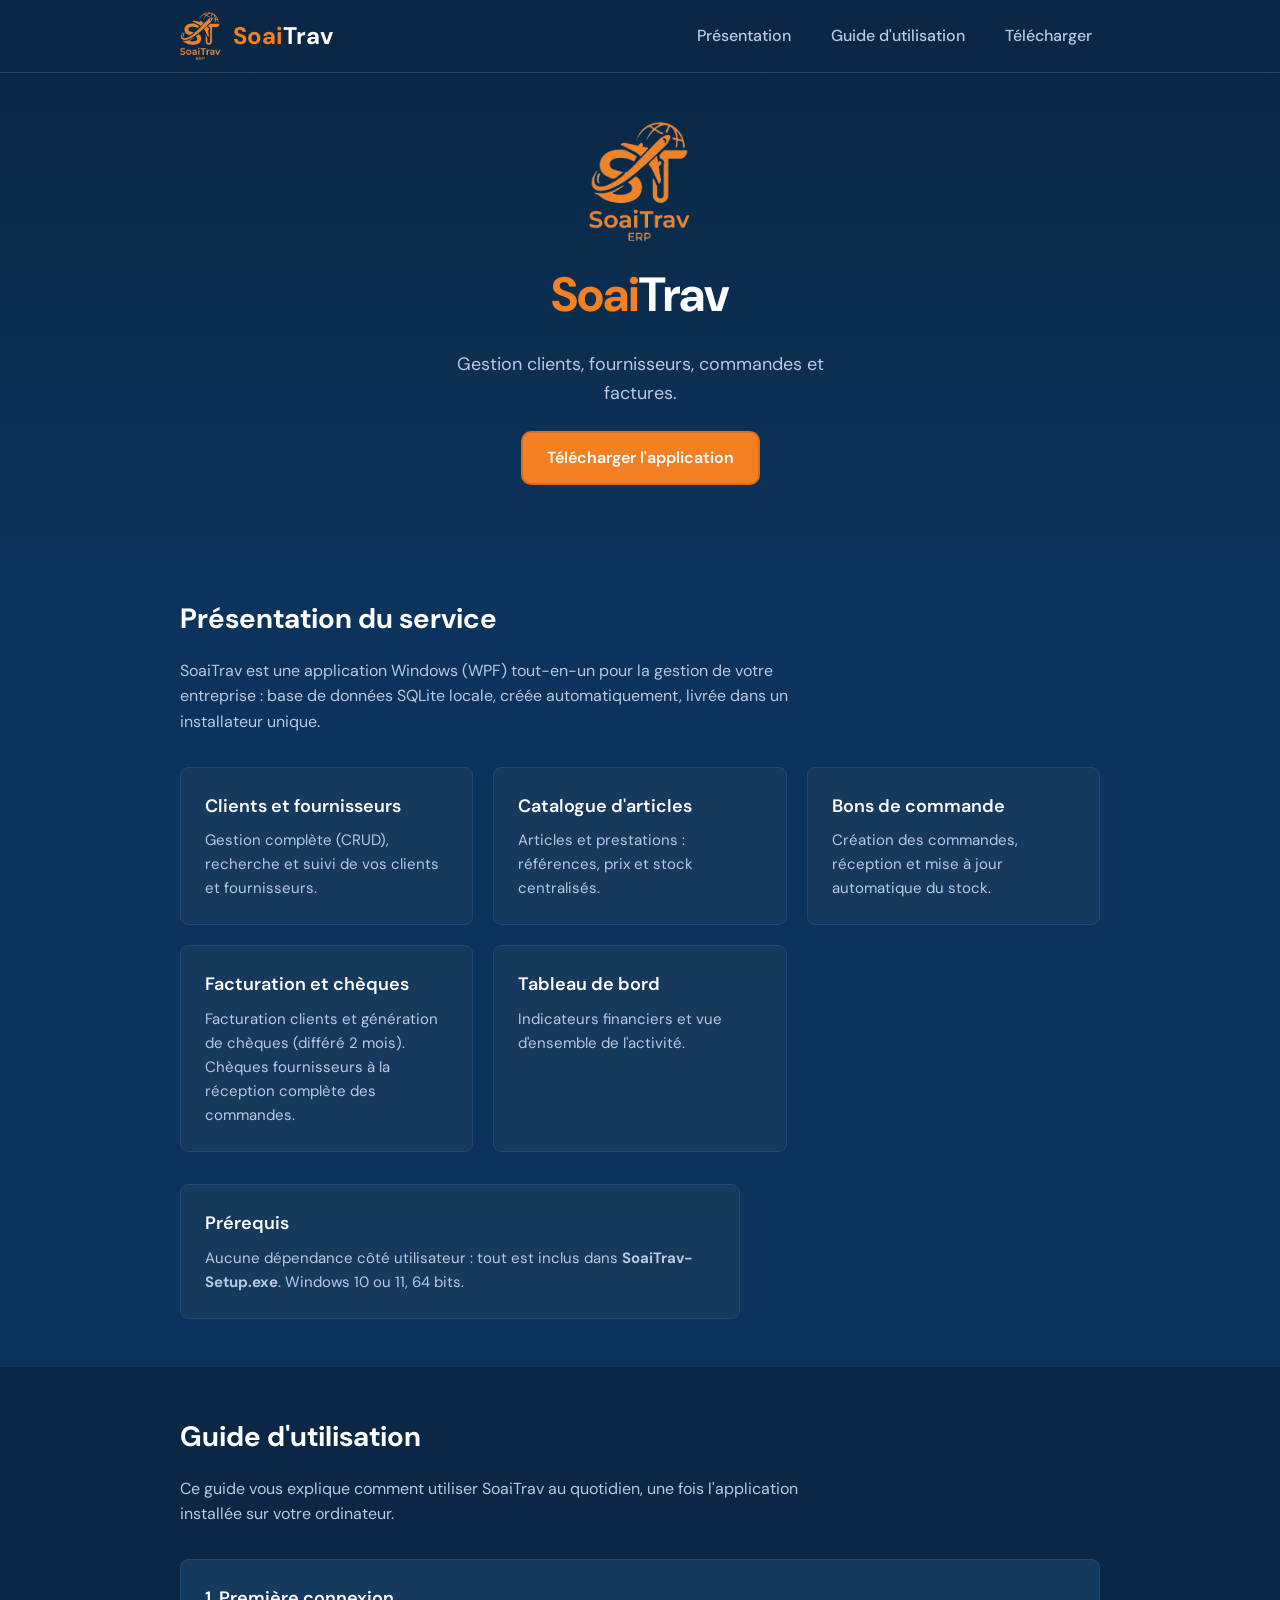
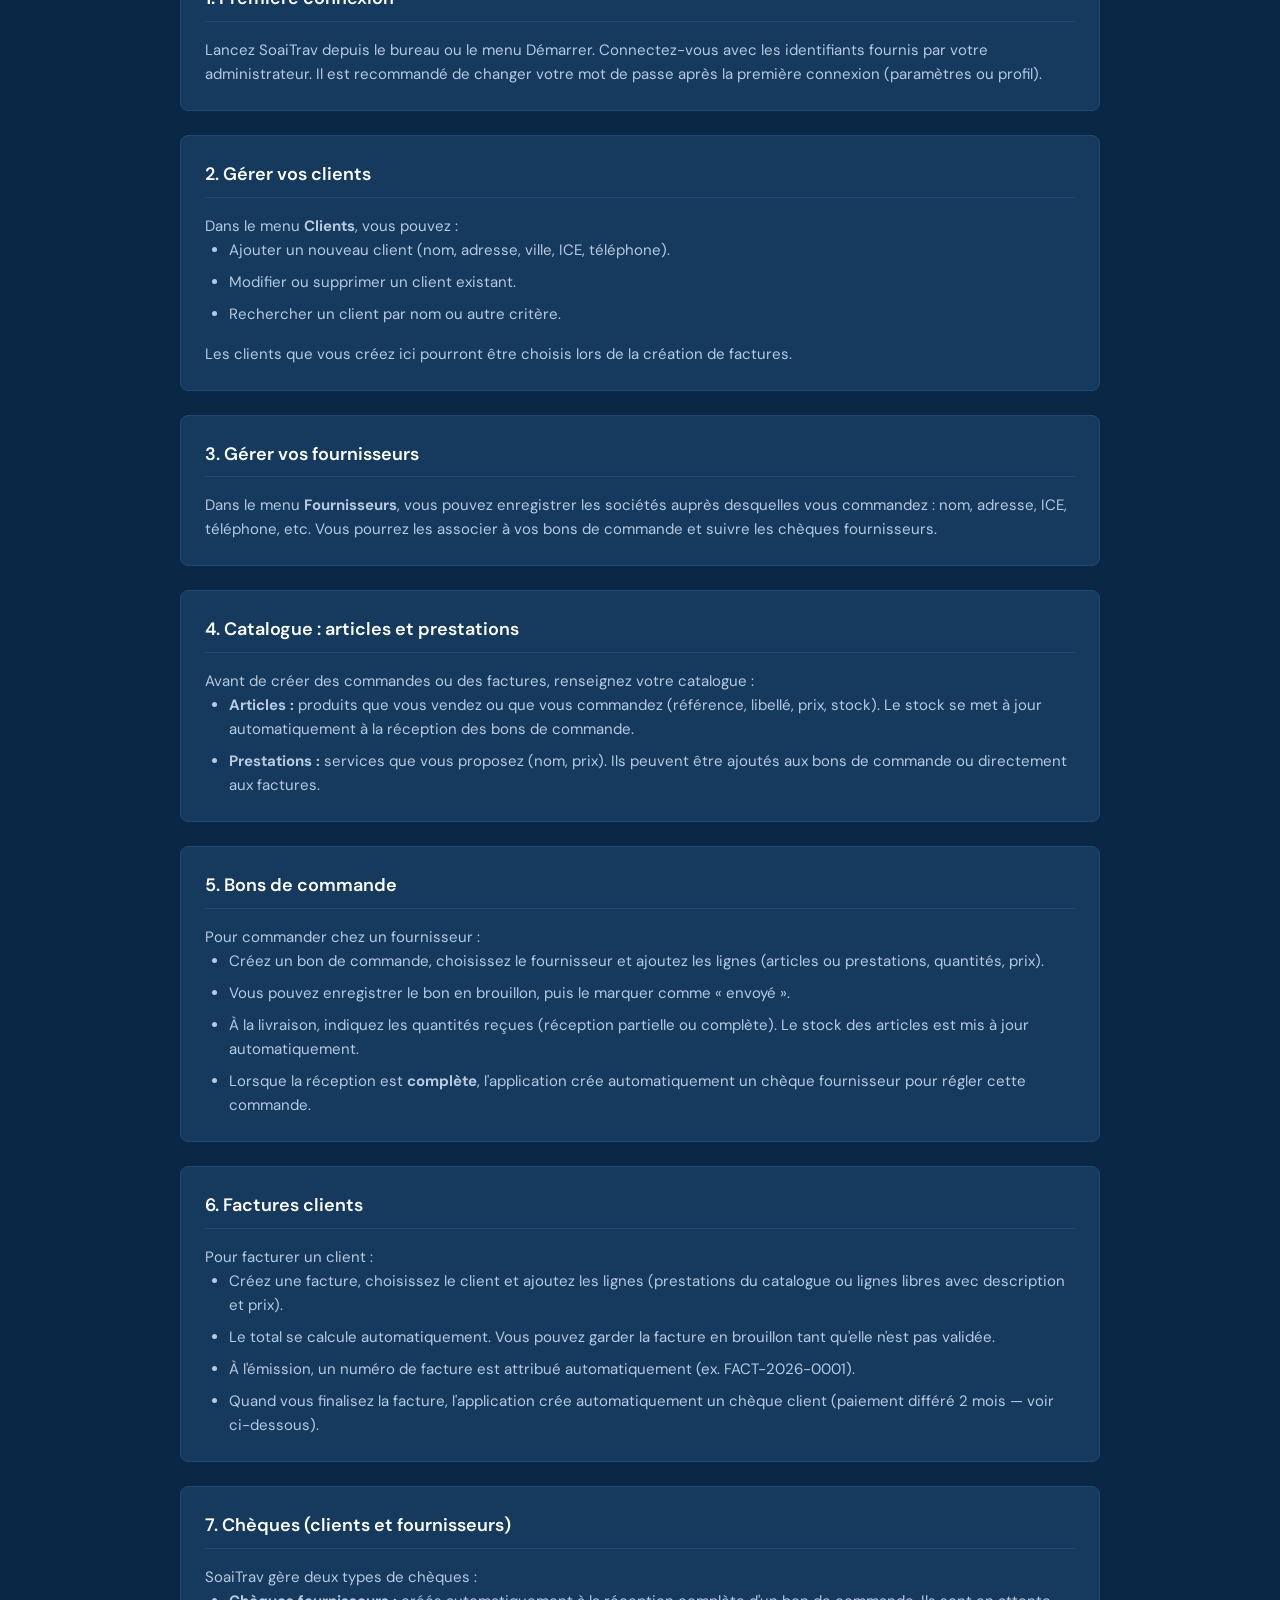
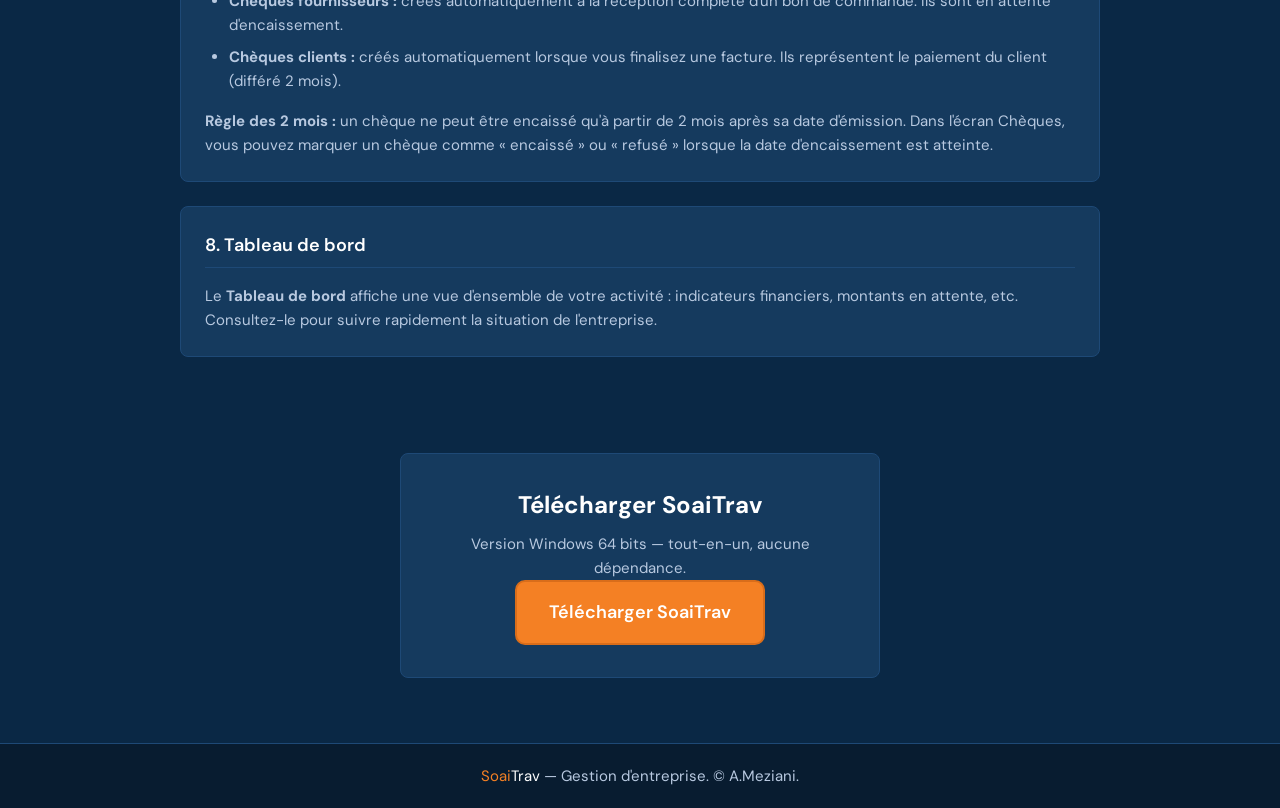
<file: index.html>
<!DOCTYPE html>
<html lang="fr">
<head>
  <meta charset="UTF-8">
  <meta name="viewport" content="width=device-width, initial-scale=1.0">
  <title>SoaiTrav — Gestion clients, fournisseurs, commandes et factures</title>
  <link rel="icon" href="logo.png" type="image/png">
  <meta name="description" content="SoaiTrav : application Windows de gestion d'entreprise — clients, fournisseurs, articles, bons de commande, factures et chèques. Téléchargement gratuit.">
  <link rel="stylesheet" href="styles.css?v=2">
  <link rel="preconnect" href="https://fonts.googleapis.com">
  <link rel="preconnect" href="https://fonts.gstatic.com" crossorigin>
  <link href="https://fonts.googleapis.com/css2?family=DM+Sans:ital,opsz,wght@0,9..40,400;0,9..40,500;0,9..40,600;0,9..40,700;1,9..40,400&display=swap" rel="stylesheet">
</head>
<body>
  <header class="header">
    <div class="container header-inner">
      <a href="#" class="brand">
        <img src="logo.png" alt="SoaiTrav" class="logo" width="48" height="48">
        <span class="brand-name"><span class="brand-soai">Soai</span><span class="brand-trav">Trav</span></span>
      </a>
      <button type="button" class="nav-toggle" aria-label="Ouvrir le menu" aria-expanded="false" aria-controls="nav-menu">
        <span class="nav-toggle-bar"></span>
        <span class="nav-toggle-bar"></span>
        <span class="nav-toggle-bar"></span>
      </button>
      <nav class="nav" id="nav-menu">
        <a href="#presentation">Présentation</a>
        <a href="#guide">Guide d'utilisation</a>
        <a href="#telechargement">Télécharger</a>
      </nav>
    </div>
  </header>

  <main>
    <section class="hero">
      <div class="container hero-inner">
        <img src="logo.png" alt="SoaiTrav" class="hero-logo" width="120" height="120">
        <h1 class="hero-title">
          <span class="brand-soai">Soai</span><span class="brand-trav">Trav</span>
        </h1>
        <p class="hero-tagline">Gestion clients, fournisseurs, commandes et factures.</p>
        <a href="#telechargement" class="btn btn-primary">Télécharger l'application</a>
      </div>
    </section>

    <section id="presentation" class="section section-presentation">
      <div class="container">
        <h2 class="section-title">Présentation du service</h2>
        <p class="section-intro">SoaiTrav est une application Windows (WPF) tout-en-un pour la gestion de votre entreprise : base de données SQLite locale, créée automatiquement, livrée dans un installateur unique.</p>
        <div class="cards">
          <article class="card">
            <h3>Clients et fournisseurs</h3>
            <p>Gestion complète (CRUD), recherche et suivi de vos clients et fournisseurs.</p>
          </article>
          <article class="card">
            <h3>Catalogue d'articles</h3>
            <p>Articles et prestations : références, prix et stock centralisés.</p>
          </article>
          <article class="card">
            <h3>Bons de commande</h3>
            <p>Création des commandes, réception et mise à jour automatique du stock.</p>
          </article>
          <article class="card">
            <h3>Facturation et chèques</h3>
            <p>Facturation clients et génération de chèques (différé 2 mois). Chèques fournisseurs à la réception complète des commandes.</p>
          </article>
          <article class="card">
            <h3>Tableau de bord</h3>
            <p>Indicateurs financiers et vue d'ensemble de l'activité.</p>
          </article>
        </div>
        <div class="prerequis card">
          <h3>Prérequis</h3>
          <p>Aucune dépendance côté utilisateur : tout est inclus dans <strong>SoaiTrav-Setup.exe</strong>. Windows 10 ou 11, 64 bits.</p>
        </div>
      </div>
    </section>

    <section id="guide" class="section section-guide">
      <div class="container">
        <h2 class="section-title">Guide d'utilisation</h2>
        <p class="section-intro">Ce guide vous explique comment utiliser SoaiTrav au quotidien, une fois l'application installée sur votre ordinateur.</p>

        <div class="guide-block card">
          <h3>1. Première connexion</h3>
          <p>Lancez SoaiTrav depuis le bureau ou le menu Démarrer. Connectez-vous avec les identifiants fournis par votre administrateur. Il est recommandé de changer votre mot de passe après la première connexion (paramètres ou profil).</p>
        </div>

        <div class="guide-block card">
          <h3>2. Gérer vos clients</h3>
          <p>Dans le menu <strong>Clients</strong>, vous pouvez :</p>
          <ul>
            <li>Ajouter un nouveau client (nom, adresse, ville, ICE, téléphone).</li>
            <li>Modifier ou supprimer un client existant.</li>
            <li>Rechercher un client par nom ou autre critère.</li>
          </ul>
          <p>Les clients que vous créez ici pourront être choisis lors de la création de factures.</p>
        </div>

        <div class="guide-block card">
          <h3>3. Gérer vos fournisseurs</h3>
          <p>Dans le menu <strong>Fournisseurs</strong>, vous pouvez enregistrer les sociétés auprès desquelles vous commandez : nom, adresse, ICE, téléphone, etc. Vous pourrez les associer à vos bons de commande et suivre les chèques fournisseurs.</p>
        </div>

        <div class="guide-block card">
          <h3>4. Catalogue : articles et prestations</h3>
          <p>Avant de créer des commandes ou des factures, renseignez votre catalogue :</p>
          <ul>
            <li><strong>Articles :</strong> produits que vous vendez ou que vous commandez (référence, libellé, prix, stock). Le stock se met à jour automatiquement à la réception des bons de commande.</li>
            <li><strong>Prestations :</strong> services que vous proposez (nom, prix). Ils peuvent être ajoutés aux bons de commande ou directement aux factures.</li>
          </ul>
        </div>

        <div class="guide-block card">
          <h3>5. Bons de commande</h3>
          <p>Pour commander chez un fournisseur :</p>
          <ul>
            <li>Créez un bon de commande, choisissez le fournisseur et ajoutez les lignes (articles ou prestations, quantités, prix).</li>
            <li>Vous pouvez enregistrer le bon en brouillon, puis le marquer comme « envoyé ».</li>
            <li>À la livraison, indiquez les quantités reçues (réception partielle ou complète). Le stock des articles est mis à jour automatiquement.</li>
            <li>Lorsque la réception est <strong>complète</strong>, l'application crée automatiquement un chèque fournisseur pour régler cette commande.</li>
          </ul>
        </div>

        <div class="guide-block card">
          <h3>6. Factures clients</h3>
          <p>Pour facturer un client :</p>
          <ul>
            <li>Créez une facture, choisissez le client et ajoutez les lignes (prestations du catalogue ou lignes libres avec description et prix).</li>
            <li>Le total se calcule automatiquement. Vous pouvez garder la facture en brouillon tant qu'elle n'est pas validée.</li>
            <li>À l'émission, un numéro de facture est attribué automatiquement (ex. FACT-2026-0001).</li>
            <li>Quand vous finalisez la facture, l'application crée automatiquement un chèque client (paiement différé 2 mois — voir ci-dessous).</li>
          </ul>
        </div>

        <div class="guide-block card">
          <h3>7. Chèques (clients et fournisseurs)</h3>
          <p>SoaiTrav gère deux types de chèques :</p>
          <ul>
            <li><strong>Chèques fournisseurs :</strong> créés automatiquement à la réception complète d'un bon de commande. Ils sont en attente d'encaissement.</li>
            <li><strong>Chèques clients :</strong> créés automatiquement lorsque vous finalisez une facture. Ils représentent le paiement du client (différé 2 mois).</li>
          </ul>
          <p><strong>Règle des 2 mois :</strong> un chèque ne peut être encaissé qu'à partir de 2 mois après sa date d'émission. Dans l'écran Chèques, vous pouvez marquer un chèque comme « encaissé » ou « refusé » lorsque la date d'encaissement est atteinte.</p>
        </div>

        <div class="guide-block card">
          <h3>8. Tableau de bord</h3>
          <p>Le <strong>Tableau de bord</strong> affiche une vue d'ensemble de votre activité : indicateurs financiers, montants en attente, etc. Consultez-le pour suivre rapidement la situation de l'entreprise.</p>
        </div>
      </div>
    </section>

    <section id="telechargement" class="section section-download">
      <div class="container">
        <div class="download-card card">
          <h2 class="download-title">Télécharger SoaiTrav</h2>
          <p class="download-desc">Version Windows 64 bits — tout-en-un, aucune dépendance.</p>
          <a href="installer/SoaiTrav-Setup.exe" class="btn btn-primary btn-download" download>Télécharger SoaiTrav</a>
          <!-- Note: modifier le href du bouton si SoaiTrav-Setup.exe est hébergé en ligne (ex. GitHub Releases). -->
          <p class="download-note" style="display:none"><!-- Si l'installateur est hébergé en ligne, modifier le href vers l'URL (ex. GitHub Releases). --> par l’URL </p>
        </div>
      </div>
    </section>
  </main>

  <footer class="footer">
    <div class="container">
      <p><span class="brand-soai">Soai</span><span class="brand-trav">Trav</span> — Gestion d'entreprise. &copy;  A.Meziani.</p>
    </div>
  </footer>
  <script>
    (function() {
      var prefersReduced = window.matchMedia('(prefers-reduced-motion: reduce)').matches;
      if (prefersReduced) return;
      var sections = document.querySelectorAll('.section');
      var h = window.innerHeight;
      sections.forEach(function(section) {
        if (section.getBoundingClientRect().top < h - 80) section.classList.add('animate-in');
      });
      document.body.classList.add('anim-ready');
      var observer = new IntersectionObserver(function(entries) {
        entries.forEach(function(entry) {
          if (entry.isIntersecting) {
            entry.target.classList.add('animate-in');
            observer.unobserve(entry.target);
          }
        });
      }, { rootMargin: '0px 0px -80px 0px', threshold: 0 });
      sections.forEach(function(section) { observer.observe(section); });
    })();

    (function() {
      var toggle = document.querySelector('.nav-toggle');
      var nav = document.getElementById('nav-menu');
      if (!toggle || !nav) return;
      toggle.addEventListener('click', function() {
        var open = document.body.classList.toggle('nav-open');
        toggle.setAttribute('aria-expanded', open);
        toggle.setAttribute('aria-label', open ? 'Fermer le menu' : 'Ouvrir le menu');
      });
      nav.querySelectorAll('a').forEach(function(link) {
        link.addEventListener('click', function() {
          document.body.classList.remove('nav-open');
          toggle.setAttribute('aria-expanded', 'false');
          toggle.setAttribute('aria-label', 'Ouvrir le menu');
        });
      });
      document.addEventListener('click', function(e) {
        if (document.body.classList.contains('nav-open') && !toggle.contains(e.target) && !nav.contains(e.target)) {
          document.body.classList.remove('nav-open');
          toggle.setAttribute('aria-expanded', 'false');
          toggle.setAttribute('aria-label', 'Ouvrir le menu');
        }
      });
    })();
  </script>
</body>
</html>
</file>
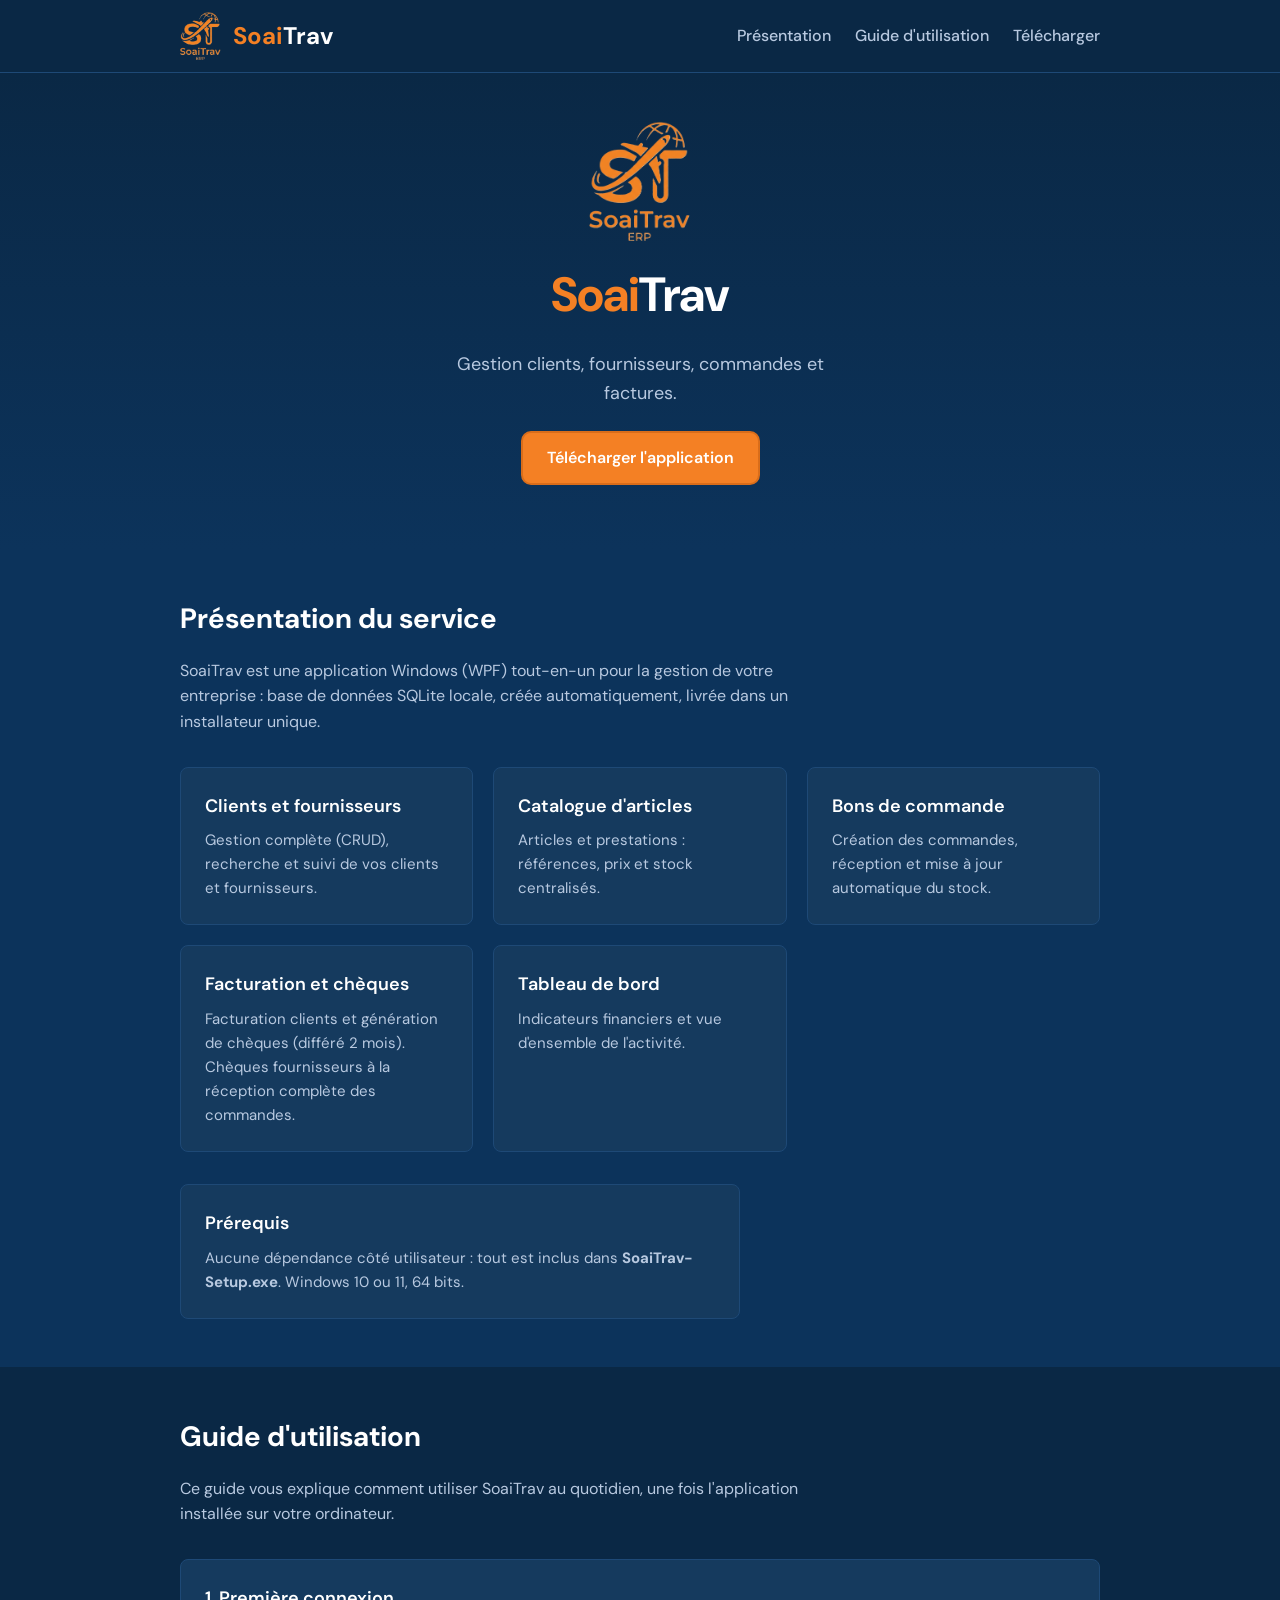
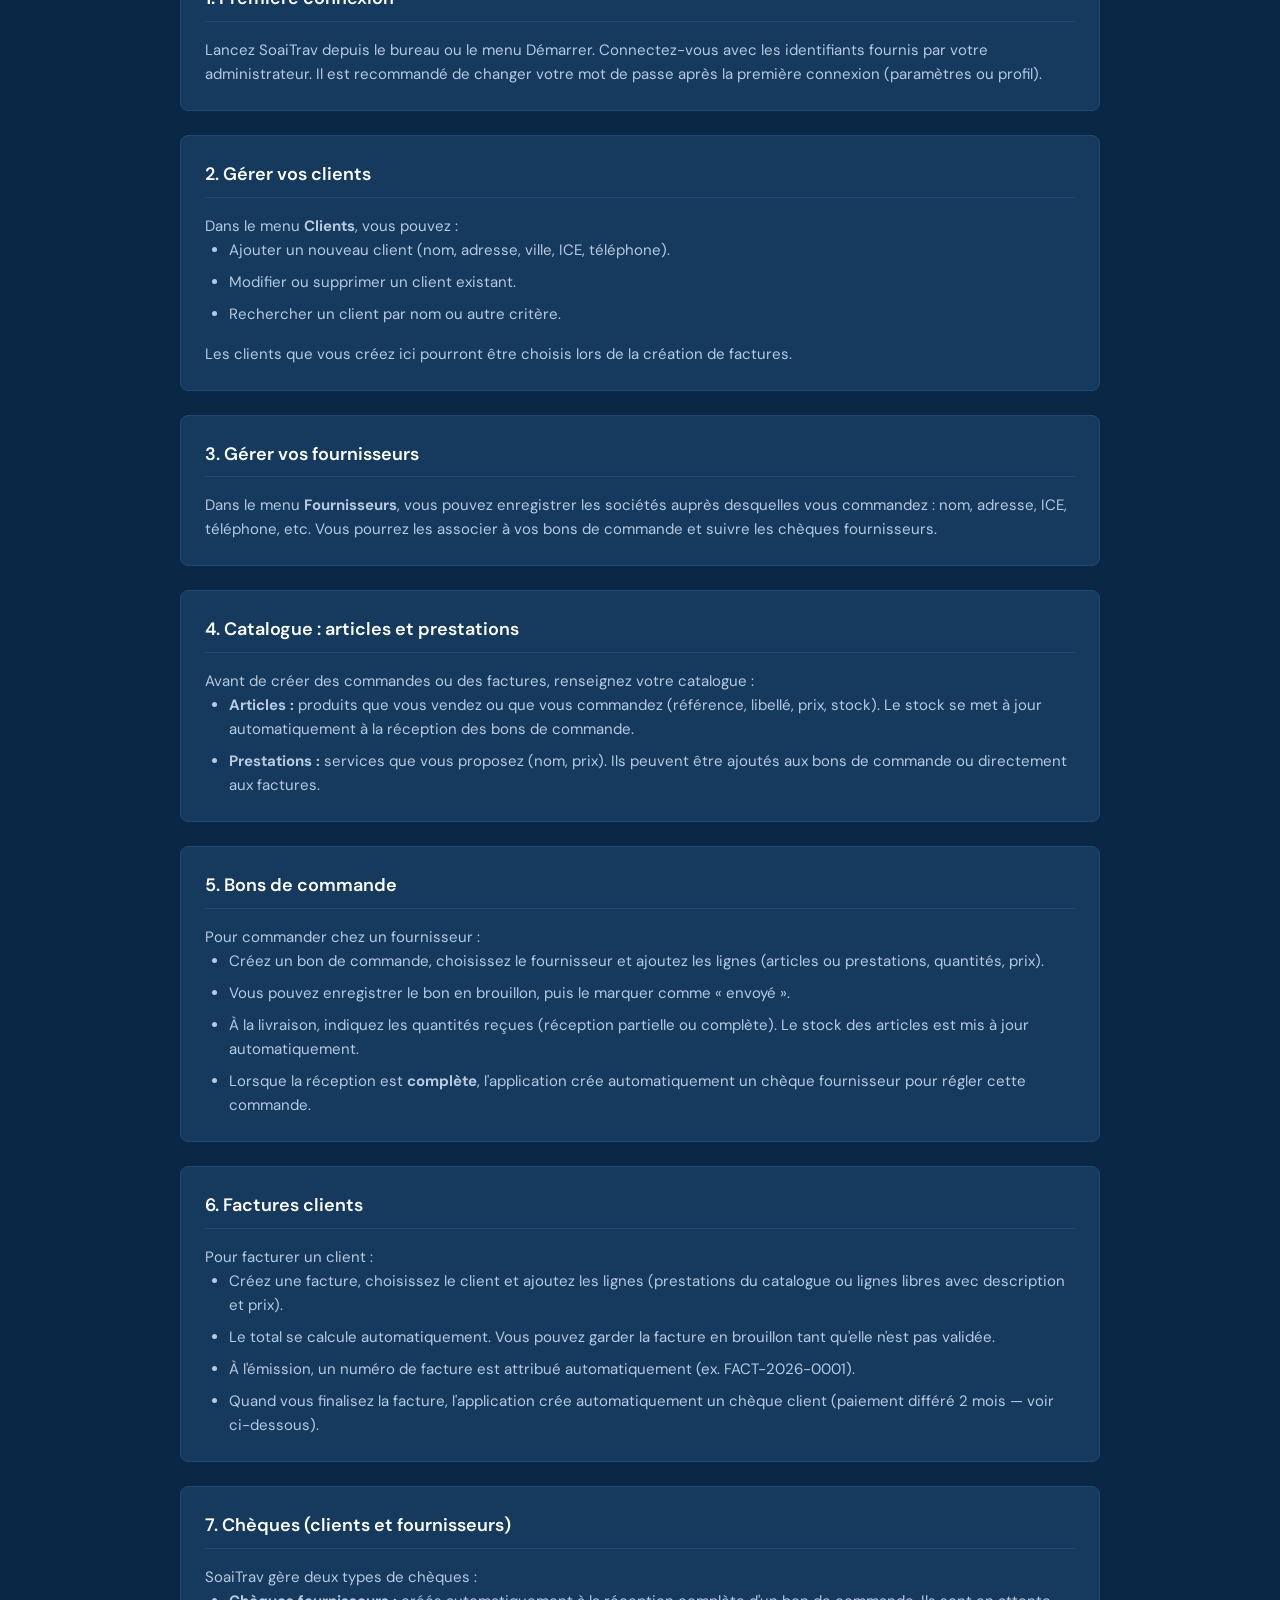
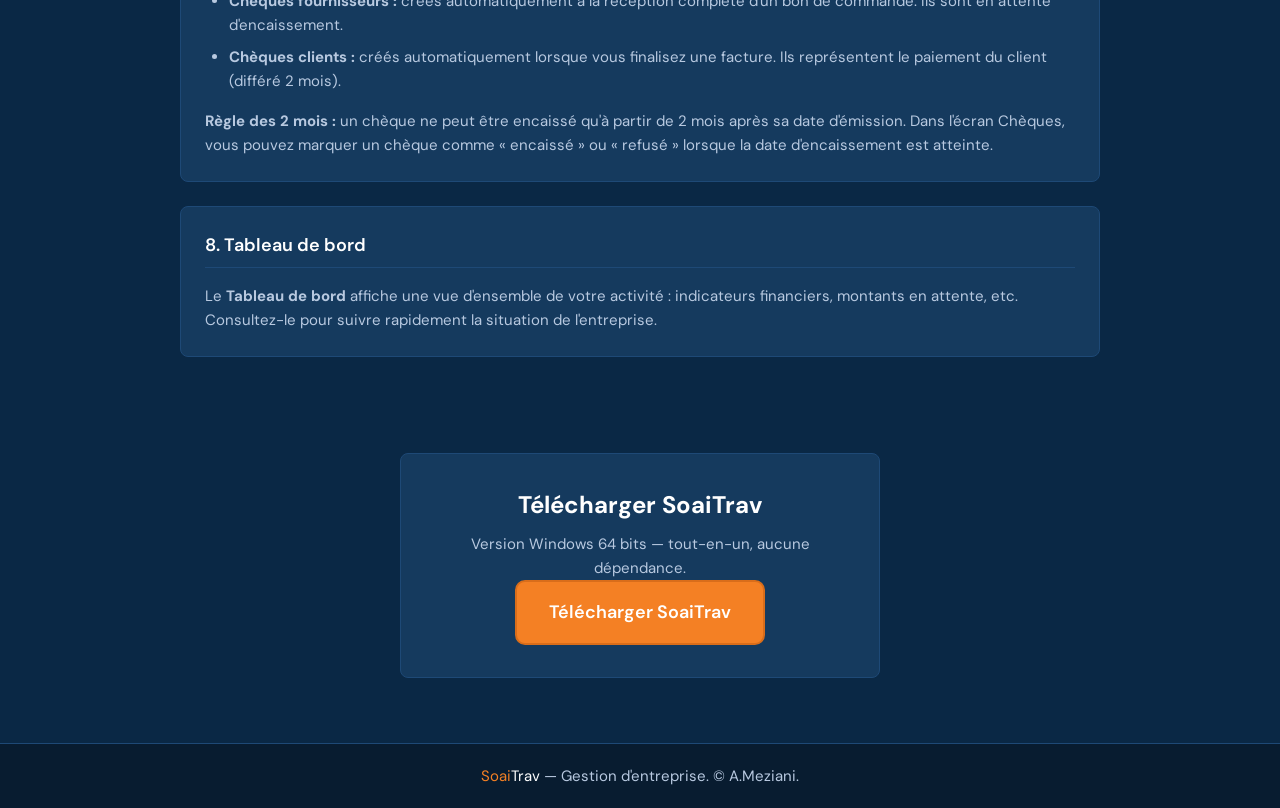
<file: website/index.html>
<!DOCTYPE html>
<html lang="fr">
<head>
  <meta charset="UTF-8">
  <meta name="viewport" content="width=device-width, initial-scale=1.0">
  <title>SoaiTrav — Gestion clients, fournisseurs, commandes et factures</title>
  <meta name="description" content="SoaiTrav : application Windows de gestion d'entreprise — clients, fournisseurs, articles, bons de commande, factures et chèques. Téléchargement gratuit.">
  <link rel="stylesheet" href="styles.css">
  <link rel="preconnect" href="https://fonts.googleapis.com">
  <link rel="preconnect" href="https://fonts.gstatic.com" crossorigin>
  <link href="https://fonts.googleapis.com/css2?family=DM+Sans:ital,opsz,wght@0,9..40,400;0,9..40,500;0,9..40,600;0,9..40,700;1,9..40,400&display=swap" rel="stylesheet">
</head>
<body>
  <header class="header">
    <div class="container header-inner">
      <a href="#" class="brand">
        <img src="logo.png" alt="SoaiTrav" class="logo" width="48" height="48">
        <span class="brand-name"><span class="brand-soai">Soai</span><span class="brand-trav">Trav</span></span>
      </a>
      <nav class="nav">
        <a href="#presentation">Présentation</a>
        <a href="#guide">Guide d'utilisation</a>
        <a href="#telechargement">Télécharger</a>
      </nav>
    </div>
  </header>

  <main>
    <section class="hero">
      <div class="container hero-inner">
        <img src="logo.png" alt="SoaiTrav" class="hero-logo" width="120" height="120">
        <h1 class="hero-title">
          <span class="brand-soai">Soai</span><span class="brand-trav">Trav</span>
        </h1>
        <p class="hero-tagline">Gestion clients, fournisseurs, commandes et factures.</p>
        <a href="#telechargement" class="btn btn-primary">Télécharger l'application</a>
      </div>
    </section>

    <section id="presentation" class="section section-presentation">
      <div class="container">
        <h2 class="section-title">Présentation du service</h2>
        <p class="section-intro">SoaiTrav est une application Windows (WPF) tout-en-un pour la gestion de votre entreprise : base de données SQLite locale, créée automatiquement, livrée dans un installateur unique.</p>
        <div class="cards">
          <article class="card">
            <h3>Clients et fournisseurs</h3>
            <p>Gestion complète (CRUD), recherche et suivi de vos clients et fournisseurs.</p>
          </article>
          <article class="card">
            <h3>Catalogue d'articles</h3>
            <p>Articles et prestations : références, prix et stock centralisés.</p>
          </article>
          <article class="card">
            <h3>Bons de commande</h3>
            <p>Création des commandes, réception et mise à jour automatique du stock.</p>
          </article>
          <article class="card">
            <h3>Facturation et chèques</h3>
            <p>Facturation clients et génération de chèques (différé 2 mois). Chèques fournisseurs à la réception complète des commandes.</p>
          </article>
          <article class="card">
            <h3>Tableau de bord</h3>
            <p>Indicateurs financiers et vue d'ensemble de l'activité.</p>
          </article>
        </div>
        <div class="prerequis card">
          <h3>Prérequis</h3>
          <p>Aucune dépendance côté utilisateur : tout est inclus dans <strong>SoaiTrav-Setup.exe</strong>. Windows 10 ou 11, 64 bits.</p>
        </div>
      </div>
    </section>

    <section id="guide" class="section section-guide">
      <div class="container">
        <h2 class="section-title">Guide d'utilisation</h2>
        <p class="section-intro">Ce guide vous explique comment utiliser SoaiTrav au quotidien, une fois l'application installée sur votre ordinateur.</p>

        <div class="guide-block card">
          <h3>1. Première connexion</h3>
          <p>Lancez SoaiTrav depuis le bureau ou le menu Démarrer. Connectez-vous avec les identifiants fournis par votre administrateur. Il est recommandé de changer votre mot de passe après la première connexion (paramètres ou profil).</p>
        </div>

        <div class="guide-block card">
          <h3>2. Gérer vos clients</h3>
          <p>Dans le menu <strong>Clients</strong>, vous pouvez :</p>
          <ul>
            <li>Ajouter un nouveau client (nom, adresse, ville, ICE, téléphone).</li>
            <li>Modifier ou supprimer un client existant.</li>
            <li>Rechercher un client par nom ou autre critère.</li>
          </ul>
          <p>Les clients que vous créez ici pourront être choisis lors de la création de factures.</p>
        </div>

        <div class="guide-block card">
          <h3>3. Gérer vos fournisseurs</h3>
          <p>Dans le menu <strong>Fournisseurs</strong>, vous pouvez enregistrer les sociétés auprès desquelles vous commandez : nom, adresse, ICE, téléphone, etc. Vous pourrez les associer à vos bons de commande et suivre les chèques fournisseurs.</p>
        </div>

        <div class="guide-block card">
          <h3>4. Catalogue : articles et prestations</h3>
          <p>Avant de créer des commandes ou des factures, renseignez votre catalogue :</p>
          <ul>
            <li><strong>Articles :</strong> produits que vous vendez ou que vous commandez (référence, libellé, prix, stock). Le stock se met à jour automatiquement à la réception des bons de commande.</li>
            <li><strong>Prestations :</strong> services que vous proposez (nom, prix). Ils peuvent être ajoutés aux bons de commande ou directement aux factures.</li>
          </ul>
        </div>

        <div class="guide-block card">
          <h3>5. Bons de commande</h3>
          <p>Pour commander chez un fournisseur :</p>
          <ul>
            <li>Créez un bon de commande, choisissez le fournisseur et ajoutez les lignes (articles ou prestations, quantités, prix).</li>
            <li>Vous pouvez enregistrer le bon en brouillon, puis le marquer comme « envoyé ».</li>
            <li>À la livraison, indiquez les quantités reçues (réception partielle ou complète). Le stock des articles est mis à jour automatiquement.</li>
            <li>Lorsque la réception est <strong>complète</strong>, l'application crée automatiquement un chèque fournisseur pour régler cette commande.</li>
          </ul>
        </div>

        <div class="guide-block card">
          <h3>6. Factures clients</h3>
          <p>Pour facturer un client :</p>
          <ul>
            <li>Créez une facture, choisissez le client et ajoutez les lignes (prestations du catalogue ou lignes libres avec description et prix).</li>
            <li>Le total se calcule automatiquement. Vous pouvez garder la facture en brouillon tant qu'elle n'est pas validée.</li>
            <li>À l'émission, un numéro de facture est attribué automatiquement (ex. FACT-2026-0001).</li>
            <li>Quand vous finalisez la facture, l'application crée automatiquement un chèque client (paiement différé 2 mois — voir ci-dessous).</li>
          </ul>
        </div>

        <div class="guide-block card">
          <h3>7. Chèques (clients et fournisseurs)</h3>
          <p>SoaiTrav gère deux types de chèques :</p>
          <ul>
            <li><strong>Chèques fournisseurs :</strong> créés automatiquement à la réception complète d'un bon de commande. Ils sont en attente d'encaissement.</li>
            <li><strong>Chèques clients :</strong> créés automatiquement lorsque vous finalisez une facture. Ils représentent le paiement du client (différé 2 mois).</li>
          </ul>
          <p><strong>Règle des 2 mois :</strong> un chèque ne peut être encaissé qu'à partir de 2 mois après sa date d'émission. Dans l'écran Chèques, vous pouvez marquer un chèque comme « encaissé » ou « refusé » lorsque la date d'encaissement est atteinte.</p>
        </div>

        <div class="guide-block card">
          <h3>8. Tableau de bord</h3>
          <p>Le <strong>Tableau de bord</strong> affiche une vue d'ensemble de votre activité : indicateurs financiers, montants en attente, etc. Consultez-le pour suivre rapidement la situation de l'entreprise.</p>
        </div>
      </div>
    </section>

    <section id="telechargement" class="section section-download">
      <div class="container">
        <div class="download-card card">
          <h2 class="download-title">Télécharger SoaiTrav</h2>
          <p class="download-desc">Version Windows 64 bits — tout-en-un, aucune dépendance.</p>
          <a href="installer/SoaiTrav-Setup.exe" class="btn btn-primary btn-download" download>Télécharger SoaiTrav</a>
          <!-- Note: modifier le href du bouton si SoaiTrav-Setup.exe est hébergé en ligne (ex. GitHub Releases). -->
          <p class="download-note" style="display:none"><!-- Si l'installateur est hébergé en ligne, modifier le href vers l'URL (ex. GitHub Releases). --> par l’URL </p>
        </div>
      </div>
    </section>
  </main>

  <footer class="footer">
    <div class="container">
      <p><span class="brand-soai">Soai</span><span class="brand-trav">Trav</span> — Gestion d'entreprise. &copy;  A.Meziani.</p>
    </div>
  </footer>
  <script>
    (function() {
      var prefersReduced = window.matchMedia('(prefers-reduced-motion: reduce)').matches;
      if (prefersReduced) return;
      var sections = document.querySelectorAll('.section');
      var h = window.innerHeight;
      sections.forEach(function(section) {
        if (section.getBoundingClientRect().top < h - 80) section.classList.add('animate-in');
      });
      document.body.classList.add('anim-ready');
      var observer = new IntersectionObserver(function(entries) {
        entries.forEach(function(entry) {
          if (entry.isIntersecting) {
            entry.target.classList.add('animate-in');
            observer.unobserve(entry.target);
          }
        });
      }, { rootMargin: '0px 0px -80px 0px', threshold: 0 });
      sections.forEach(function(section) { observer.observe(section); });
    })();
  </script>
</body>
</html>
</file>
<file: styles.css>
/* SoaiTrav — Charte graphique identique à l'application */

:root {
  --bg-main: #0C335B;
  --bg-secondary: #0A2845;
  --bg-dark: #081C30;
  --bg-cards: #153a5e;
  --border: #1e4976;
  --accent: #F48024;
  --accent-border: #d96d1a;
  --text: #FFFFFF;
  --text-secondary: #b8c9e0;
  --error: #F87171;
  --radius: 8px;
  --radius-lg: 10px;
  --anim-duration: 0.5s;
  --anim-ease: cubic-bezier(0.4, 0, 0.2, 1);
}

/* Animations */
@keyframes fadeInUp {
  from {
    opacity: 0;
    transform: translateY(20px);
  }
  to {
    opacity: 1;
    transform: translateY(0);
  }
}

@keyframes fadeIn {
  from { opacity: 0; }
  to { opacity: 1; }
}

@keyframes scaleIn {
  from {
    opacity: 0;
    transform: scale(0.95);
  }
  to {
    opacity: 1;
    transform: scale(1);
  }
}

@media (prefers-reduced-motion: reduce) {
  *, *::before, *::after {
    animation-duration: 0.01ms !important;
    animation-iteration-count: 1 !important;
    transition-duration: 0.01ms !important;
  }
}

*,
*::before,
*::after {
  box-sizing: border-box;
}

html {
  scroll-behavior: smooth;
}

body {
  margin: 0;
  font-family: 'DM Sans', system-ui, -apple-system, sans-serif;
  background: var(--bg-main);
  color: var(--text);
  line-height: 1.6;
  min-height: 100vh;
  display: flex;
  flex-direction: column;
}

.container {
  width: 100%;
  max-width: 960px;
  margin: 0 auto;
  padding: 0 1.25rem;
}

/* Éviter le débordement horizontal sur mobile */
html, body {
  overflow-x: hidden;
}

/* Header */
.header {
  background: var(--bg-secondary);
  border-bottom: 1px solid var(--border);
  padding: 0.75rem 0;
  position: sticky;
  top: 0;
  z-index: 100;
  animation: fadeInDown 0.4s var(--anim-ease);
}

@keyframes fadeInDown {
  from {
    opacity: 0;
    transform: translateY(-12px);
  }
  to {
    opacity: 1;
    transform: translateY(0);
  }
}

.header-inner {
  display: flex;
  align-items: center;
  justify-content: space-between;
  flex-wrap: wrap;
  gap: 1rem;
}

.brand {
  display: flex;
  align-items: center;
  gap: 0.75rem;
  text-decoration: none;
  color: inherit;
}

.logo {
  display: block;
  height: 48px;
  width: auto;
  object-fit: contain;
}

.brand-name {
  font-size: 1.5rem;
  font-weight: 700;
}

.brand-soai {
  color: var(--accent);
}

.brand-trav {
  color: var(--text);
}

.nav {
  display: flex;
  gap: 1.5rem;
}

.nav a {
  color: var(--text-secondary);
  text-decoration: none;
  font-weight: 500;
  transition: color 0.2s, transform 0.2s;
  padding: 0.35em 0.5em;
  display: inline-block;
}

.nav a:hover {
  color: var(--text);
  transform: translateY(-1px);
}

/* Bouton hamburger — masqué sur desktop */
.nav-toggle {
  display: none;
  flex-direction: column;
  justify-content: center;
  gap: 5px;
  width: 44px;
  height: 44px;
  padding: 0;
  background: transparent;
  border: 1px solid var(--border);
  border-radius: var(--radius);
  cursor: pointer;
  color: var(--text);
  transition: background 0.2s, border-color 0.2s;
}

.nav-toggle:hover {
  background: var(--bg-cards);
  border-color: var(--accent);
}

.nav-toggle-bar {
  display: block;
  width: 20px;
  height: 2px;
  background: currentColor;
  border-radius: 1px;
  margin: 0 auto;
  transition: transform 0.25s var(--anim-ease), opacity 0.25s;
}

body.nav-open .nav-toggle-bar:nth-child(1) {
  transform: translateY(7px) rotate(45deg);
}

body.nav-open .nav-toggle-bar:nth-child(2) {
  opacity: 0;
}

body.nav-open .nav-toggle-bar:nth-child(3) {
  transform: translateY(-7px) rotate(-45deg);
}

/* Hero */
.hero {
  background: linear-gradient(180deg, var(--bg-secondary) 0%, var(--bg-main) 100%);
  padding: 3rem 0 4rem;
  text-align: center;
}

.hero-inner {
  display: flex;
  flex-direction: column;
  align-items: center;
  gap: 1rem;
}

.hero-logo {
  height: 120px;
  width: auto;
  object-fit: contain;
  animation: fadeInUp var(--anim-duration) var(--anim-ease) both;
}

.hero-title {
  margin: 0;
  font-size: clamp(2rem, 5vw, 3rem);
  font-weight: 700;
  letter-spacing: -0.02em;
  animation: fadeInUp var(--anim-duration) var(--anim-ease) 0.15s both;
}

.hero-tagline {
  margin: 0;
  color: var(--text-secondary);
  font-size: 1.125rem;
  max-width: 32ch;
  animation: fadeInUp var(--anim-duration) var(--anim-ease) 0.3s both;
}

.hero .btn-primary {
  margin-top: 0.5rem;
  animation: fadeInUp var(--anim-duration) var(--anim-ease) 0.45s both;
}

/* Buttons */
.btn {
  display: inline-block;
  padding: 0.75rem 1.5rem;
  font-size: 1rem;
  font-weight: 600;
  font-family: inherit;
  text-decoration: none;
  border-radius: var(--radius-lg);
  cursor: pointer;
  transition: background 0.2s, border-color 0.2s, transform 0.2s var(--anim-ease);
}

.btn-primary {
  background: var(--accent);
  color: var(--text);
  border: 2px solid var(--accent-border);
}

.btn-primary:hover {
  background: #e67320;
  border-color: #c45f18;
  color: var(--text);
  transform: translateY(-1px);
}

.btn-primary:active {
  transform: translateY(0);
}

.btn-secondary {
  background: var(--bg-cards);
  color: var(--text);
  border: 2px solid var(--border);
}

.btn-secondary:hover {
  background: #1a4570;
  border-color: #2a5a8a;
  color: var(--text);
}

/* Sections */
.section {
  padding: 3rem 0;
}

.section-title {
  margin: 0 0 1rem;
  font-size: 1.75rem;
  font-weight: 700;
  color: var(--text);
}

.section-intro {
  margin: 0 0 2rem;
  color: var(--text-secondary);
  max-width: 60ch;
}

/* Cards */
.cards {
  display: grid;
  grid-template-columns: repeat(auto-fill, minmax(260px, 1fr));
  gap: 1.25rem;
  margin-bottom: 2rem;
}

.card {
  background: var(--bg-cards);
  border: 1px solid var(--border);
  border-radius: var(--radius);
  padding: 1.5rem;
  transition: transform 0.25s var(--anim-ease), box-shadow 0.25s var(--anim-ease);
}

.card:hover {
  transform: translateY(-4px);
  box-shadow: 0 8px 24px rgba(0, 0, 0, 0.2);
}

body.anim-ready .section:not(.animate-in) .section-title,
body.anim-ready .section:not(.animate-in) .section-intro,
body.anim-ready .section:not(.animate-in) .card,
body.anim-ready .section:not(.animate-in) .guide-block,
body.anim-ready .section:not(.animate-in) .download-card {
  opacity: 0;
}

.section.animate-in .section-title {
  animation: fadeInUp var(--anim-duration) var(--anim-ease) both;
}

.section.animate-in .section-intro {
  animation: fadeInUp var(--anim-duration) var(--anim-ease) 0.1s both;
}

.section.animate-in .card {
  animation: fadeInUp var(--anim-duration) var(--anim-ease) both;
}

.section.animate-in .cards .card:nth-child(1) { animation-delay: 0.1s; }
.section.animate-in .cards .card:nth-child(2) { animation-delay: 0.15s; }
.section.animate-in .cards .card:nth-child(3) { animation-delay: 0.2s; }
.section.animate-in .cards .card:nth-child(4) { animation-delay: 0.25s; }
.section.animate-in .cards .card:nth-child(5) { animation-delay: 0.3s; }
.section.animate-in .prerequis.card { animation-delay: 0.35s; }

.section.animate-in .guide-block {
  animation: fadeInUp var(--anim-duration) var(--anim-ease) both;
}

.section.animate-in .guide-block:nth-child(2) { animation-delay: 0.05s; }
.section.animate-in .guide-block:nth-child(3) { animation-delay: 0.1s; }
.section.animate-in .guide-block:nth-child(4) { animation-delay: 0.15s; }
.section.animate-in .guide-block:nth-child(5) { animation-delay: 0.2s; }
.section.animate-in .guide-block:nth-child(6) { animation-delay: 0.25s; }
.section.animate-in .guide-block:nth-child(7) { animation-delay: 0.3s; }
.section.animate-in .guide-block:nth-child(8) { animation-delay: 0.35s; }
.section.animate-in .guide-block:nth-child(9) { animation-delay: 0.4s; }
.section.animate-in .guide-block:nth-child(10) { animation-delay: 0.45s; }

.section.animate-in .download-card {
  animation: scaleIn var(--anim-duration) var(--anim-ease) both;
}

.card h3 {
  margin: 0 0 0.5rem;
  font-size: 1.125rem;
  font-weight: 600;
  color: var(--text);
}

.card p {
  margin: 0;
  color: var(--text-secondary);
  font-size: 0.9375rem;
}

.card code {
  background: var(--bg-dark);
  padding: 0.15em 0.4em;
  border-radius: 4px;
  font-size: 0.9em;
  color: var(--text-secondary);
}

.prerequis {
  max-width: 560px;
}

/* Documentation */
.doc-cards {
  display: grid;
  grid-template-columns: repeat(auto-fill, minmax(280px, 1fr));
  gap: 1.25rem;
}

.doc-card code {
  word-break: break-all;
}

/* Guide d'utilisation */
.section-guide {
  background: var(--bg-secondary);
}

.guide-block {
  margin-bottom: 1.5rem;
}

.guide-block:last-child {
  margin-bottom: 0;
}

.guide-block h3 {
  margin: 0 0 1rem;
  font-size: 1.125rem;
  font-weight: 600;
  color: var(--text);
  padding-bottom: 0.5rem;
  border-bottom: 1px solid var(--border);
}

.guide-block ul {
  margin: 0 0 1rem;
  padding-left: 1.5rem;
  color: var(--text-secondary);
  font-size: 0.9375rem;
}

.guide-block ul:last-child,
.guide-block p:last-child {
  margin-bottom: 0;
}

.guide-block li {
  margin-bottom: 0.5rem;
}

.guide-block li:last-child {
  margin-bottom: 0;
}

.guide-pre {
  margin: 1rem 0;
  padding: 1rem;
  background: var(--bg-dark);
  border: 1px solid var(--border);
  border-radius: var(--radius);
  overflow-x: auto;
}

.guide-pre code {
  font-size: 0.8125rem;
  color: var(--text-secondary);
  white-space: pre;
}

.guide-table {
  width: 100%;
  border-collapse: collapse;
  font-size: 0.9375rem;
  color: var(--text-secondary);
}

.guide-table th,
.guide-table td {
  padding: 0.6rem 0.75rem;
  text-align: left;
  border-bottom: 1px solid var(--border);
}

.guide-table th {
  color: var(--text);
  font-weight: 600;
  background: rgba(0, 0, 0, 0.15);
}

.guide-table tr:last-child td {
  border-bottom: none;
}

.guide-refs {
  display: flex;
  flex-wrap: wrap;
  gap: 0.75rem 1.5rem;
  list-style: none;
  padding-left: 0;
}

.guide-refs a {
  color: var(--accent);
  text-decoration: none;
  font-weight: 500;
}

.guide-refs a:hover {
  text-decoration: underline;
}

/* Download section */
.section-download {
  background: var(--bg-secondary);
  padding: 3rem 0 4rem;
}

.download-card {
  text-align: center;
  max-width: 480px;
  margin: 0 auto;
  padding: 2rem;
}

.download-title {
  margin: 0 0 0.5rem;
  font-size: 1.5rem;
  font-weight: 700;
}

.download-desc {
  margin: 0 0 1.5rem;
  color: var(--text-secondary);
}

.btn-download {
  font-size: 1.125rem;
  padding: 1rem 2rem;
}

/* Footer */
.footer {
  margin-top: auto;
  background: var(--bg-dark);
  border-top: 1px solid var(--border);
  padding: 1.25rem 0;
  text-align: center;
}

.footer p {
  margin: 0;
  color: var(--text-secondary);
  font-size: 0.9375rem;
}

/* ========== Responsive — Menu dropdown (tablettes et mobiles) ========== */
@media (max-width: 768px) {
  .nav-toggle {
    display: flex;
  }

  .header {
    position: relative;
  }

  .header-inner {
    flex-wrap: nowrap;
  }

  .nav {
    position: absolute;
    top: 100%;
    left: 0;
    right: 0;
    flex-direction: column;
    gap: 0;
    background: var(--bg-secondary);
    border-bottom: 1px solid var(--border);
    box-shadow: 0 8px 24px rgba(0, 0, 0, 0.25);
    max-height: 0;
    overflow: hidden;
    opacity: 0;
    visibility: hidden;
    transition: max-height 0.3s var(--anim-ease), opacity 0.25s, visibility 0.25s;
  }

  body.nav-open .nav {
    max-height: 280px;
    opacity: 1;
    visibility: visible;
  }

  .nav a {
    display: block;
    padding: 1rem 1.25rem;
    border-bottom: 1px solid var(--border);
    min-height: 48px;
    align-items: center;
  }

  .nav a:last-child {
    border-bottom: none;
  }

  .nav a:hover {
    background: var(--bg-cards);
    transform: none;
  }
}

/* ========== Responsive — Tablettes et grands téléphones ========== */
@media (max-width: 768px) {
  .container {
    padding: 0 1rem;
  }

  .section {
    padding: 2rem 0;
  }

  .section-title {
    font-size: 1.5rem;
  }

  .section-intro {
    font-size: 0.9375rem;
  }

  .cards {
    grid-template-columns: 1fr;
    gap: 1rem;
  }

  .card {
    padding: 1.25rem;
  }

  .btn {
    min-height: 44px;
    padding: 0.85rem 1.25rem;
    display: inline-flex;
    align-items: center;
    justify-content: center;
  }

  .download-card {
    padding: 1.5rem 1rem;
  }

  .guide-block {
    padding: 1.25rem;
  }

  .guide-block h3 {
    font-size: 1rem;
  }

  .guide-block ul,
  .guide-block p {
    font-size: 0.9rem;
  }

  .guide-table {
    font-size: 0.875rem;
  }

  .guide-table th,
  .guide-table td {
    padding: 0.5rem 0.4rem;
  }
}

/* ========== Responsive — Téléphones ========== */
@media (max-width: 640px) {
  .header {
    padding: 0.5rem 0;
  }

  .logo {
    height: 40px;
  }

  .brand-name {
    font-size: 1.35rem;
  }

  .nav a {
    font-size: 0.9rem;
  }

  .hero {
    padding: 1.75rem 0 2.5rem;
  }

  .hero-inner {
    gap: 0.75rem;
  }

  .hero-logo {
    height: 72px;
  }

  .hero-title {
    font-size: 1.75rem;
    line-height: 1.2;
  }

  .hero-tagline {
    font-size: 1rem;
    max-width: none;
    padding: 0 0.5rem;
  }

  .hero .btn-primary {
    width: 100%;
    max-width: 280px;
    min-height: 48px;
    font-size: 1rem;
  }

  .section {
    padding: 1.75rem 0;
  }

  .section-title {
    font-size: 1.35rem;
    margin-bottom: 0.75rem;
  }

  .section-intro {
    margin-bottom: 1.25rem;
    font-size: 0.9rem;
  }

  .container {
    padding: 0 1rem;
  }

  .cards {
    grid-template-columns: 1fr;
    margin-bottom: 1.5rem;
  }

  .card {
    padding: 1rem;
  }

  .card h3 {
    font-size: 1rem;
  }

  .card p {
    font-size: 0.875rem;
  }

  .prerequis.card {
    padding: 1rem;
  }

  .doc-cards {
    grid-template-columns: 1fr;
  }

  .download-card {
    padding: 1.25rem 1rem;
  }

  .download-title {
    font-size: 1.25rem;
  }

  .download-desc {
    font-size: 0.9rem;
  }

  .btn-download {
    width: 100%;
    max-width: 100%;
    min-height: 48px;
    font-size: 1rem;
  }

  .guide-block {
    overflow-x: auto;
    padding: 1rem;
  }

  .guide-table {
    font-size: 0.8125rem;
    display: block;
  }

  .guide-table thead {
    display: none;
  }

  .guide-table tr {
    display: block;
    margin-bottom: 0.75rem;
    padding: 0.5rem;
    background: rgba(0, 0, 0, 0.1);
    border-radius: var(--radius);
  }

  .guide-table td {
    display: block;
    padding: 0.25rem 0;
    border: none;
  }

  .guide-table td:first-child {
    font-weight: 600;
    color: var(--text);
    margin-bottom: 0.25rem;
  }

  .footer {
    padding: 1rem 0;
  }

  .footer p {
    font-size: 0.8125rem;
    padding: 0 0.5rem;
  }
}

/* ========== Responsive — Petits téléphones ========== */
@media (max-width: 380px) {
  .container {
    padding: 0 0.75rem;
  }

  .hero-title {
    font-size: 1.5rem;
  }

  .hero-tagline {
    font-size: 0.9375rem;
  }

  .section-title {
    font-size: 1.2rem;
  }

  .brand-name {
    font-size: 1.2rem;
  }

  .nav a {
    font-size: 0.85rem;
  }
}
</file>
<file: website/styles.css>
/* SoaiTrav — Charte graphique identique à l'application */

:root {
  --bg-main: #0C335B;
  --bg-secondary: #0A2845;
  --bg-dark: #081C30;
  --bg-cards: #153a5e;
  --border: #1e4976;
  --accent: #F48024;
  --accent-border: #d96d1a;
  --text: #FFFFFF;
  --text-secondary: #b8c9e0;
  --error: #F87171;
  --radius: 8px;
  --radius-lg: 10px;
  --anim-duration: 0.5s;
  --anim-ease: cubic-bezier(0.4, 0, 0.2, 1);
}

/* Animations */
@keyframes fadeInUp {
  from {
    opacity: 0;
    transform: translateY(20px);
  }
  to {
    opacity: 1;
    transform: translateY(0);
  }
}

@keyframes fadeIn {
  from { opacity: 0; }
  to { opacity: 1; }
}

@keyframes scaleIn {
  from {
    opacity: 0;
    transform: scale(0.95);
  }
  to {
    opacity: 1;
    transform: scale(1);
  }
}

@media (prefers-reduced-motion: reduce) {
  *, *::before, *::after {
    animation-duration: 0.01ms !important;
    animation-iteration-count: 1 !important;
    transition-duration: 0.01ms !important;
  }
}

*,
*::before,
*::after {
  box-sizing: border-box;
}

html {
  scroll-behavior: smooth;
}

body {
  margin: 0;
  font-family: 'DM Sans', system-ui, -apple-system, sans-serif;
  background: var(--bg-main);
  color: var(--text);
  line-height: 1.6;
  min-height: 100vh;
  display: flex;
  flex-direction: column;
}

.container {
  width: 100%;
  max-width: 960px;
  margin: 0 auto;
  padding: 0 1.25rem;
}

/* Header */
.header {
  background: var(--bg-secondary);
  border-bottom: 1px solid var(--border);
  padding: 0.75rem 0;
  position: sticky;
  top: 0;
  z-index: 100;
  animation: fadeInDown 0.4s var(--anim-ease);
}

@keyframes fadeInDown {
  from {
    opacity: 0;
    transform: translateY(-12px);
  }
  to {
    opacity: 1;
    transform: translateY(0);
  }
}

.header-inner {
  display: flex;
  align-items: center;
  justify-content: space-between;
  flex-wrap: wrap;
  gap: 1rem;
}

.brand {
  display: flex;
  align-items: center;
  gap: 0.75rem;
  text-decoration: none;
  color: inherit;
}

.logo {
  display: block;
  height: 48px;
  width: auto;
  object-fit: contain;
}

.brand-name {
  font-size: 1.5rem;
  font-weight: 700;
}

.brand-soai {
  color: var(--accent);
}

.brand-trav {
  color: var(--text);
}

.nav {
  display: flex;
  gap: 1.5rem;
}

.nav a {
  color: var(--text-secondary);
  text-decoration: none;
  font-weight: 500;
  transition: color 0.2s, transform 0.2s;
}

.nav a:hover {
  color: var(--text);
  transform: translateY(-1px);
}

/* Hero */
.hero {
  background: linear-gradient(180deg, var(--bg-secondary) 0%, var(--bg-main) 100%);
  padding: 3rem 0 4rem;
  text-align: center;
}

.hero-inner {
  display: flex;
  flex-direction: column;
  align-items: center;
  gap: 1rem;
}

.hero-logo {
  height: 120px;
  width: auto;
  object-fit: contain;
  animation: fadeInUp var(--anim-duration) var(--anim-ease) both;
}

.hero-title {
  margin: 0;
  font-size: clamp(2rem, 5vw, 3rem);
  font-weight: 700;
  letter-spacing: -0.02em;
  animation: fadeInUp var(--anim-duration) var(--anim-ease) 0.15s both;
}

.hero-tagline {
  margin: 0;
  color: var(--text-secondary);
  font-size: 1.125rem;
  max-width: 32ch;
  animation: fadeInUp var(--anim-duration) var(--anim-ease) 0.3s both;
}

.hero .btn-primary {
  margin-top: 0.5rem;
  animation: fadeInUp var(--anim-duration) var(--anim-ease) 0.45s both;
}

/* Buttons */
.btn {
  display: inline-block;
  padding: 0.75rem 1.5rem;
  font-size: 1rem;
  font-weight: 600;
  font-family: inherit;
  text-decoration: none;
  border-radius: var(--radius-lg);
  cursor: pointer;
  transition: background 0.2s, border-color 0.2s, transform 0.2s var(--anim-ease);
}

.btn-primary {
  background: var(--accent);
  color: var(--text);
  border: 2px solid var(--accent-border);
}

.btn-primary:hover {
  background: #e67320;
  border-color: #c45f18;
  color: var(--text);
  transform: translateY(-1px);
}

.btn-primary:active {
  transform: translateY(0);
}

.btn-secondary {
  background: var(--bg-cards);
  color: var(--text);
  border: 2px solid var(--border);
}

.btn-secondary:hover {
  background: #1a4570;
  border-color: #2a5a8a;
  color: var(--text);
}

/* Sections */
.section {
  padding: 3rem 0;
}

.section-title {
  margin: 0 0 1rem;
  font-size: 1.75rem;
  font-weight: 700;
  color: var(--text);
}

.section-intro {
  margin: 0 0 2rem;
  color: var(--text-secondary);
  max-width: 60ch;
}

/* Cards */
.cards {
  display: grid;
  grid-template-columns: repeat(auto-fill, minmax(260px, 1fr));
  gap: 1.25rem;
  margin-bottom: 2rem;
}

.card {
  background: var(--bg-cards);
  border: 1px solid var(--border);
  border-radius: var(--radius);
  padding: 1.5rem;
  transition: transform 0.25s var(--anim-ease), box-shadow 0.25s var(--anim-ease);
}

.card:hover {
  transform: translateY(-4px);
  box-shadow: 0 8px 24px rgba(0, 0, 0, 0.2);
}

body.anim-ready .section:not(.animate-in) .section-title,
body.anim-ready .section:not(.animate-in) .section-intro,
body.anim-ready .section:not(.animate-in) .card,
body.anim-ready .section:not(.animate-in) .guide-block,
body.anim-ready .section:not(.animate-in) .download-card {
  opacity: 0;
}

.section.animate-in .section-title {
  animation: fadeInUp var(--anim-duration) var(--anim-ease) both;
}

.section.animate-in .section-intro {
  animation: fadeInUp var(--anim-duration) var(--anim-ease) 0.1s both;
}

.section.animate-in .card {
  animation: fadeInUp var(--anim-duration) var(--anim-ease) both;
}

.section.animate-in .cards .card:nth-child(1) { animation-delay: 0.1s; }
.section.animate-in .cards .card:nth-child(2) { animation-delay: 0.15s; }
.section.animate-in .cards .card:nth-child(3) { animation-delay: 0.2s; }
.section.animate-in .cards .card:nth-child(4) { animation-delay: 0.25s; }
.section.animate-in .cards .card:nth-child(5) { animation-delay: 0.3s; }
.section.animate-in .prerequis.card { animation-delay: 0.35s; }

.section.animate-in .guide-block {
  animation: fadeInUp var(--anim-duration) var(--anim-ease) both;
}

.section.animate-in .guide-block:nth-child(2) { animation-delay: 0.05s; }
.section.animate-in .guide-block:nth-child(3) { animation-delay: 0.1s; }
.section.animate-in .guide-block:nth-child(4) { animation-delay: 0.15s; }
.section.animate-in .guide-block:nth-child(5) { animation-delay: 0.2s; }
.section.animate-in .guide-block:nth-child(6) { animation-delay: 0.25s; }
.section.animate-in .guide-block:nth-child(7) { animation-delay: 0.3s; }
.section.animate-in .guide-block:nth-child(8) { animation-delay: 0.35s; }
.section.animate-in .guide-block:nth-child(9) { animation-delay: 0.4s; }
.section.animate-in .guide-block:nth-child(10) { animation-delay: 0.45s; }

.section.animate-in .download-card {
  animation: scaleIn var(--anim-duration) var(--anim-ease) both;
}

.card h3 {
  margin: 0 0 0.5rem;
  font-size: 1.125rem;
  font-weight: 600;
  color: var(--text);
}

.card p {
  margin: 0;
  color: var(--text-secondary);
  font-size: 0.9375rem;
}

.card code {
  background: var(--bg-dark);
  padding: 0.15em 0.4em;
  border-radius: 4px;
  font-size: 0.9em;
  color: var(--text-secondary);
}

.prerequis {
  max-width: 560px;
}

/* Documentation */
.doc-cards {
  display: grid;
  grid-template-columns: repeat(auto-fill, minmax(280px, 1fr));
  gap: 1.25rem;
}

.doc-card code {
  word-break: break-all;
}

/* Guide d'utilisation */
.section-guide {
  background: var(--bg-secondary);
}

.guide-block {
  margin-bottom: 1.5rem;
}

.guide-block:last-child {
  margin-bottom: 0;
}

.guide-block h3 {
  margin: 0 0 1rem;
  font-size: 1.125rem;
  font-weight: 600;
  color: var(--text);
  padding-bottom: 0.5rem;
  border-bottom: 1px solid var(--border);
}

.guide-block ul {
  margin: 0 0 1rem;
  padding-left: 1.5rem;
  color: var(--text-secondary);
  font-size: 0.9375rem;
}

.guide-block ul:last-child,
.guide-block p:last-child {
  margin-bottom: 0;
}

.guide-block li {
  margin-bottom: 0.5rem;
}

.guide-block li:last-child {
  margin-bottom: 0;
}

.guide-pre {
  margin: 1rem 0;
  padding: 1rem;
  background: var(--bg-dark);
  border: 1px solid var(--border);
  border-radius: var(--radius);
  overflow-x: auto;
}

.guide-pre code {
  font-size: 0.8125rem;
  color: var(--text-secondary);
  white-space: pre;
}

.guide-table {
  width: 100%;
  border-collapse: collapse;
  font-size: 0.9375rem;
  color: var(--text-secondary);
}

.guide-table th,
.guide-table td {
  padding: 0.6rem 0.75rem;
  text-align: left;
  border-bottom: 1px solid var(--border);
}

.guide-table th {
  color: var(--text);
  font-weight: 600;
  background: rgba(0, 0, 0, 0.15);
}

.guide-table tr:last-child td {
  border-bottom: none;
}

.guide-refs {
  display: flex;
  flex-wrap: wrap;
  gap: 0.75rem 1.5rem;
  list-style: none;
  padding-left: 0;
}

.guide-refs a {
  color: var(--accent);
  text-decoration: none;
  font-weight: 500;
}

.guide-refs a:hover {
  text-decoration: underline;
}

/* Download section */
.section-download {
  background: var(--bg-secondary);
  padding: 3rem 0 4rem;
}

.download-card {
  text-align: center;
  max-width: 480px;
  margin: 0 auto;
  padding: 2rem;
}

.download-title {
  margin: 0 0 0.5rem;
  font-size: 1.5rem;
  font-weight: 700;
}

.download-desc {
  margin: 0 0 1.5rem;
  color: var(--text-secondary);
}

.btn-download {
  font-size: 1.125rem;
  padding: 1rem 2rem;
}

/* Footer */
.footer {
  margin-top: auto;
  background: var(--bg-dark);
  border-top: 1px solid var(--border);
  padding: 1.25rem 0;
  text-align: center;
}

.footer p {
  margin: 0;
  color: var(--text-secondary);
  font-size: 0.9375rem;
}

/* Responsive */
@media (max-width: 640px) {
  .nav {
    width: 100%;
    justify-content: center;
  }

  .hero {
    padding: 2rem 0 3rem;
  }

  .hero-logo {
    height: 80px;
  }

  .cards {
    grid-template-columns: 1fr;
  }

  .doc-cards {
    grid-template-columns: 1fr;
  }

  .download-card {
    padding: 1.5rem;
  }

  .guide-block {
    overflow-x: auto;
  }

  .guide-table {
    font-size: 0.875rem;
  }

  .guide-table th,
  .guide-table td {
    padding: 0.5rem;
  }
}
</file>
